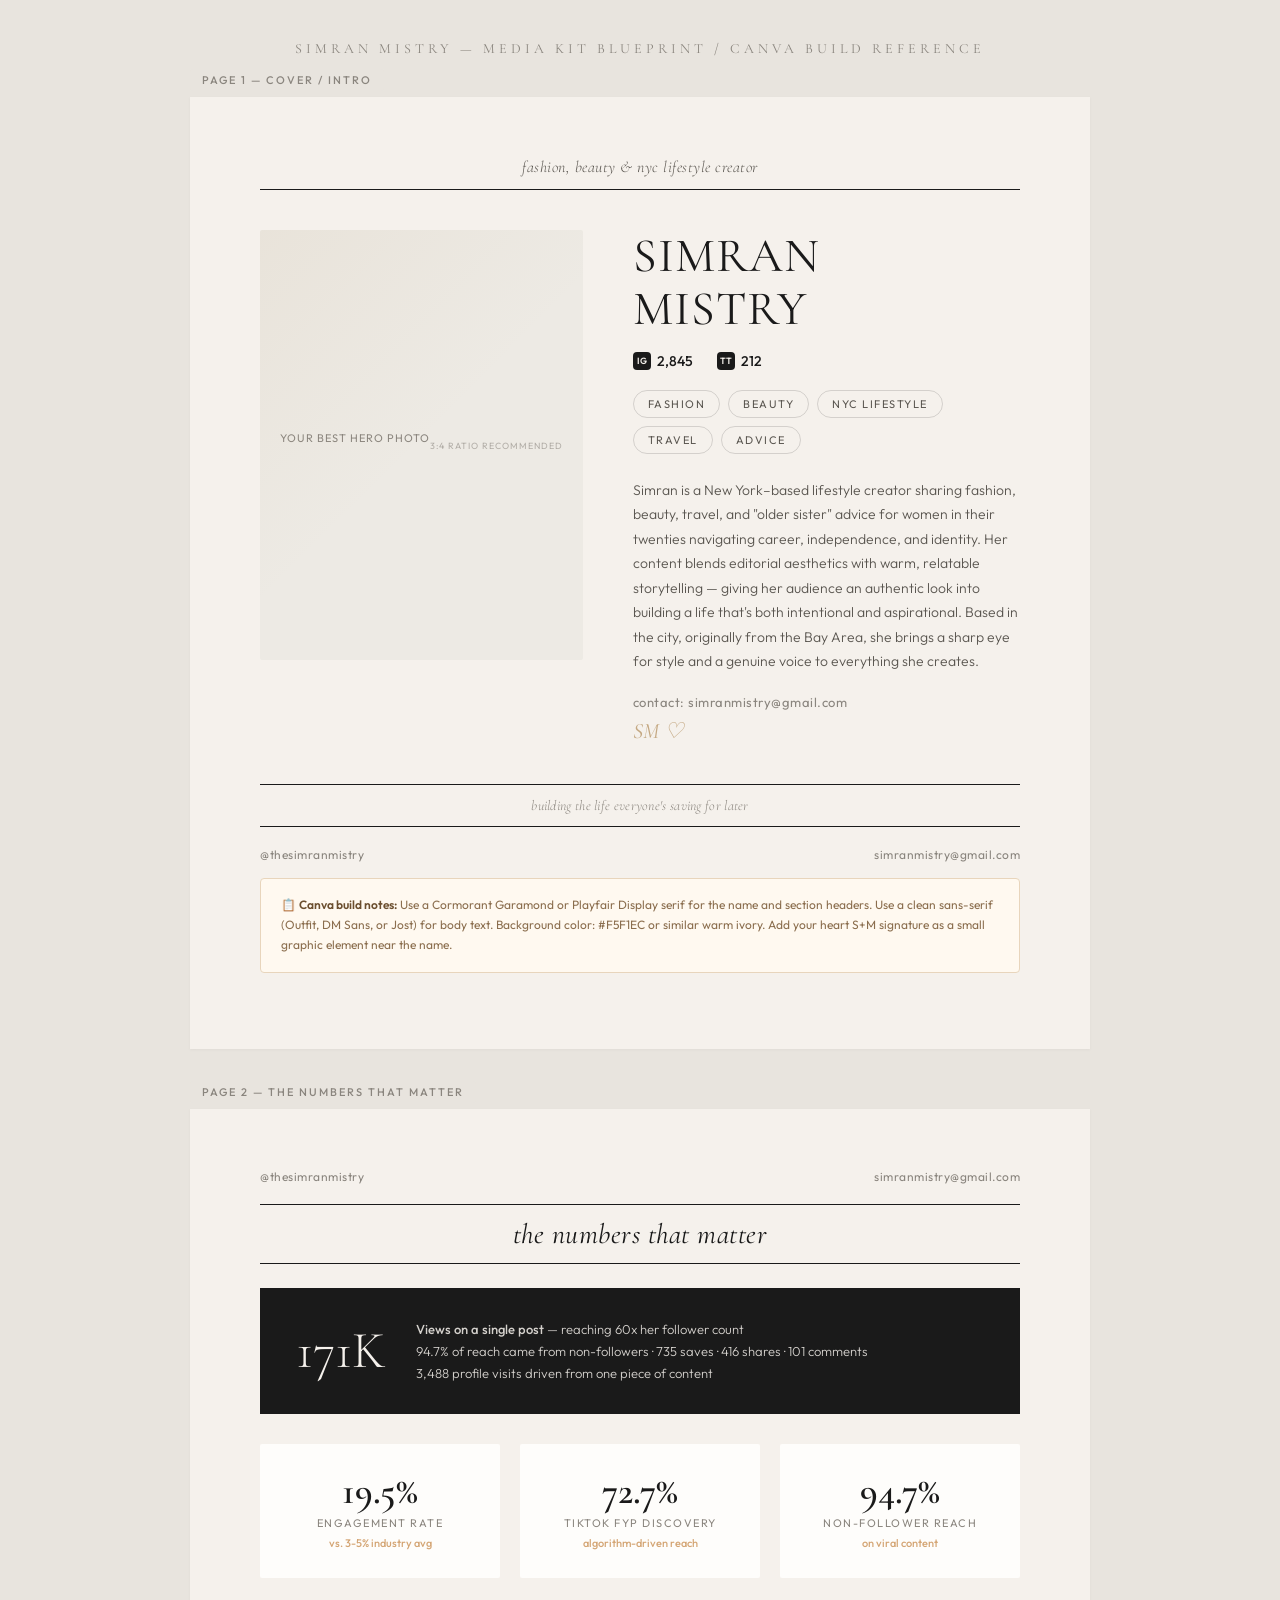
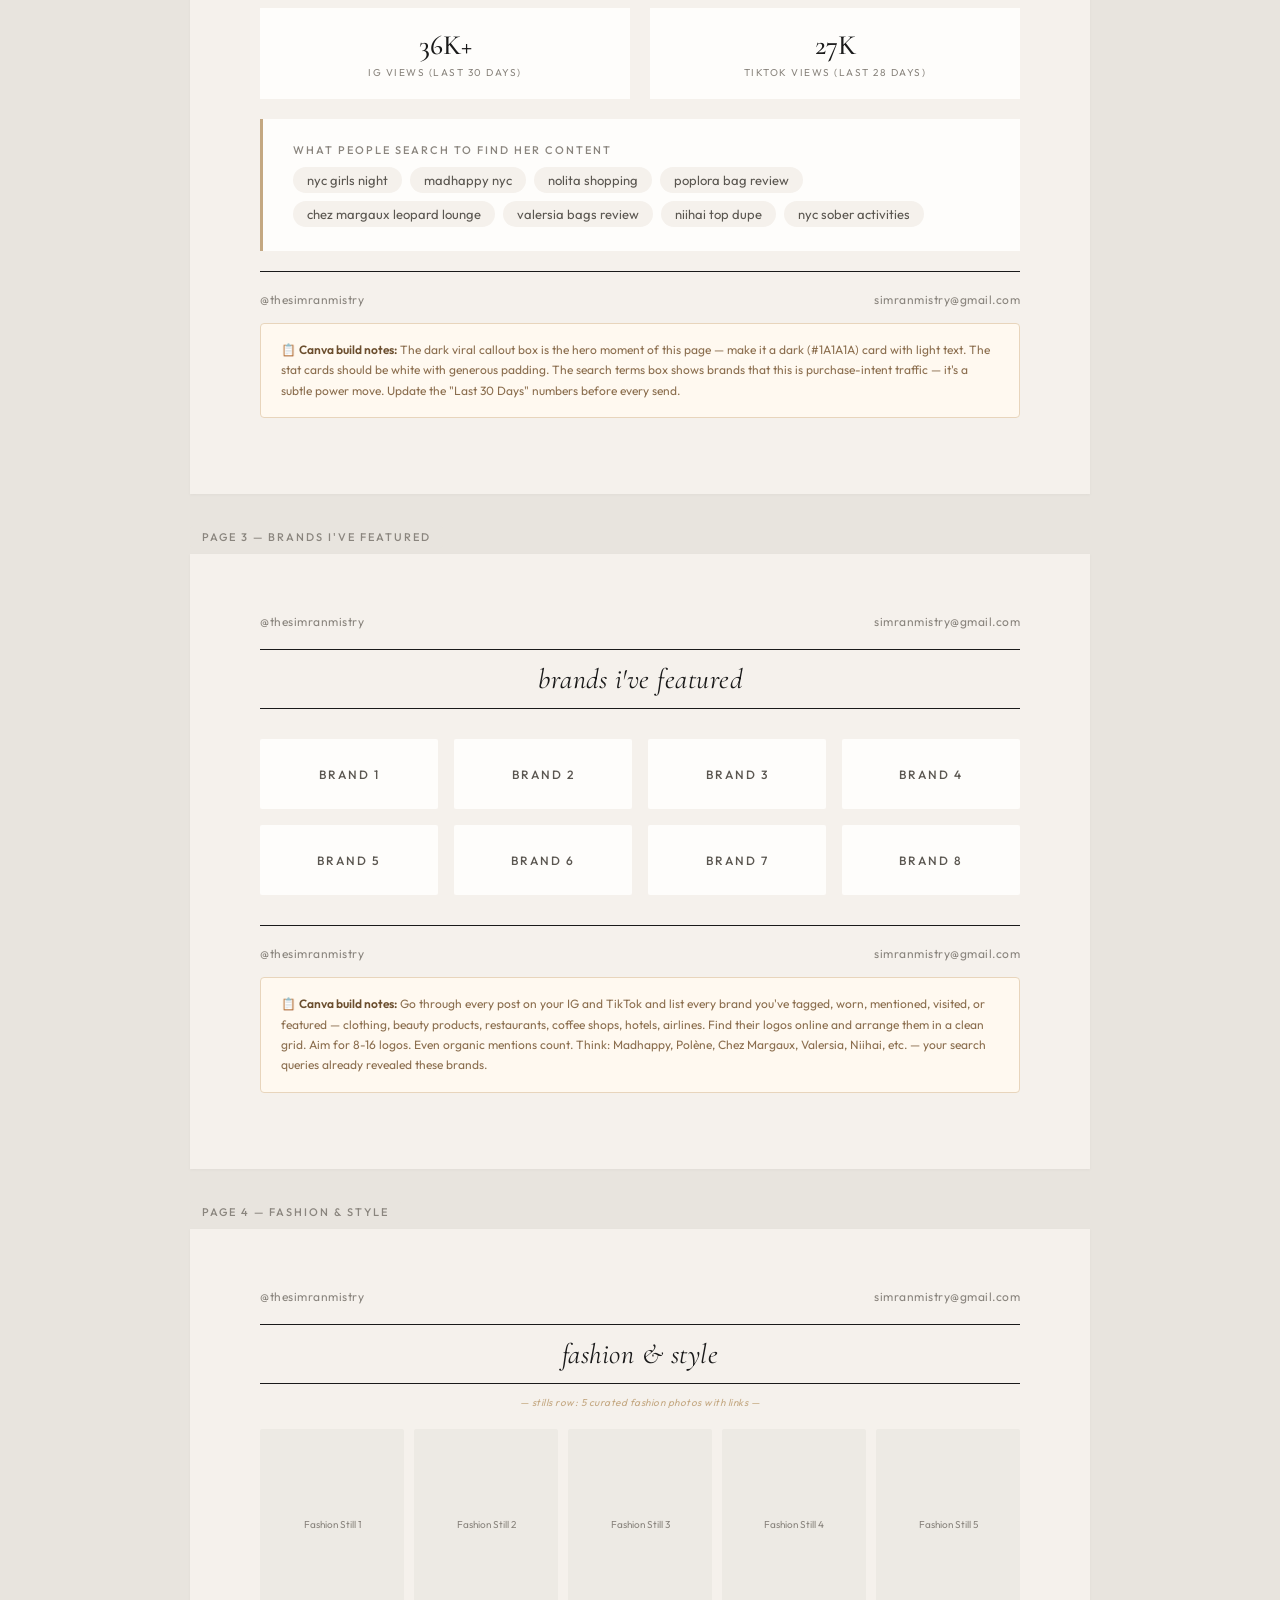
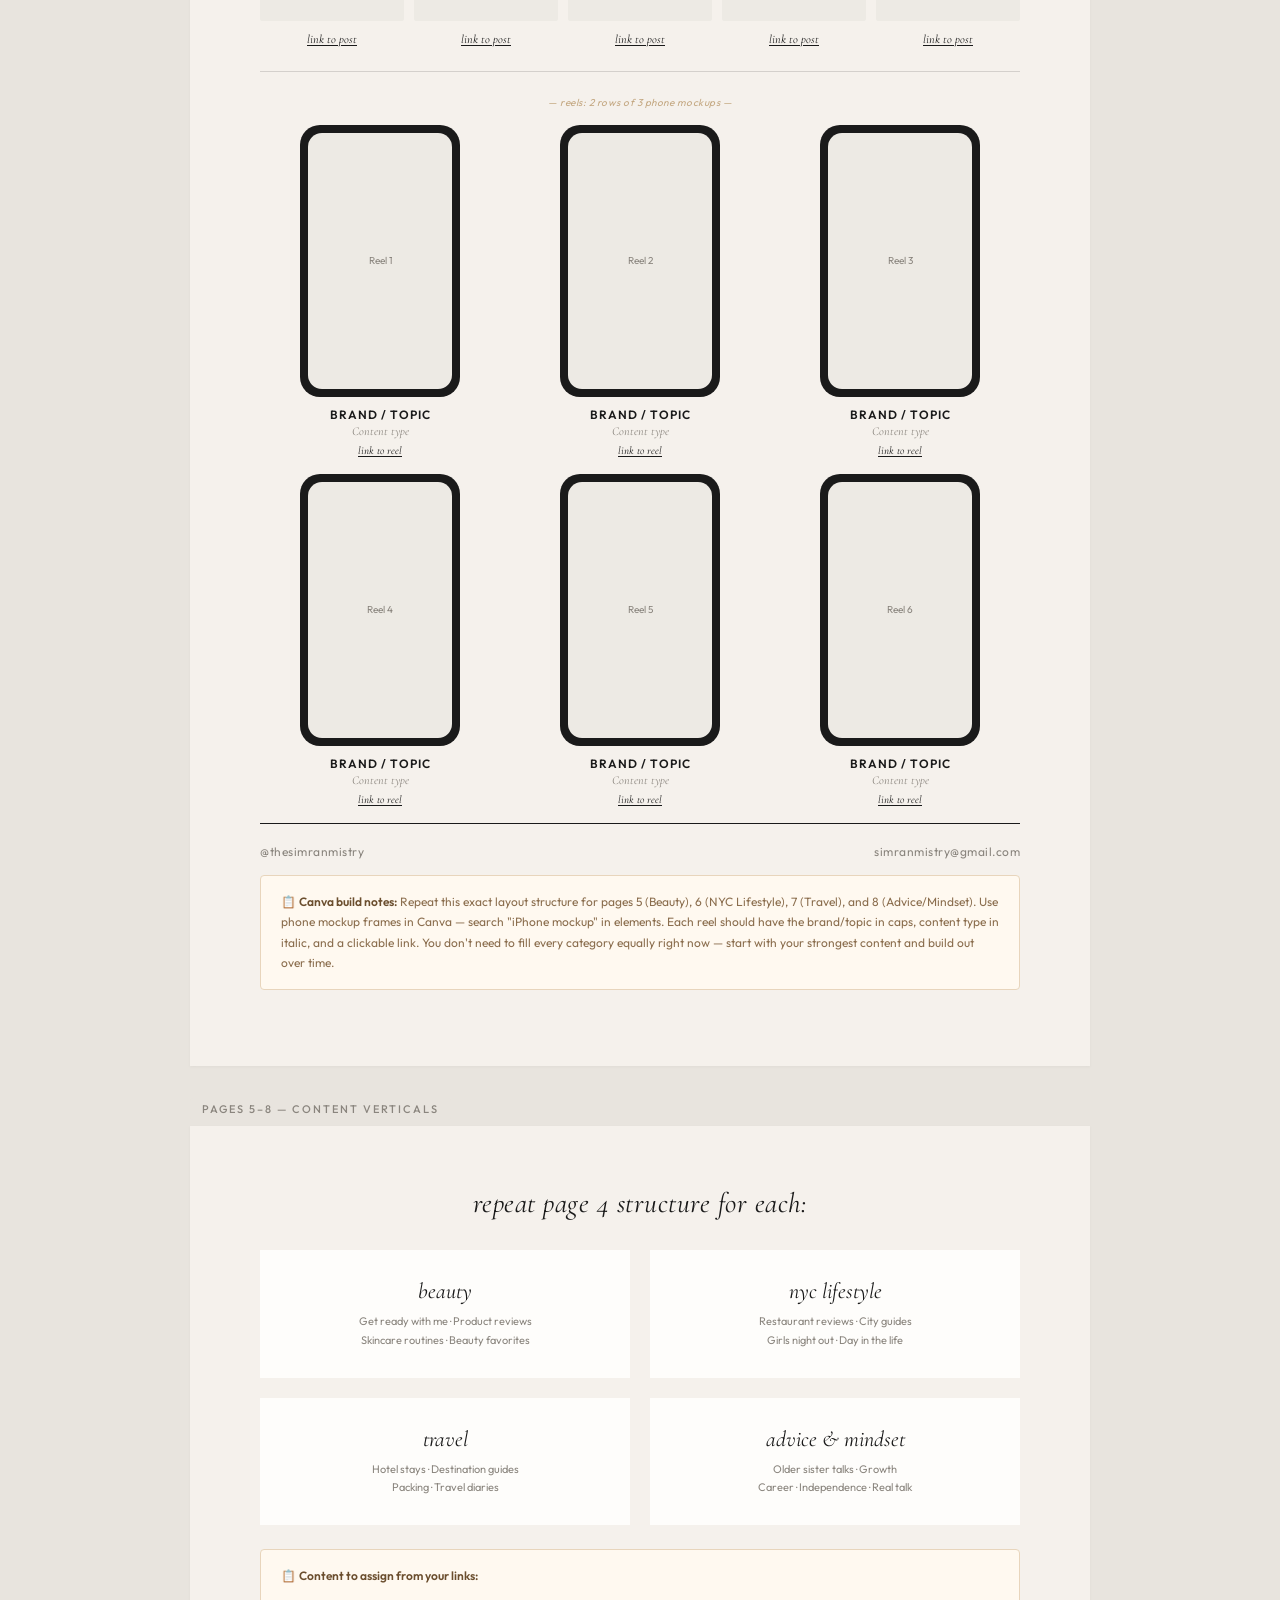
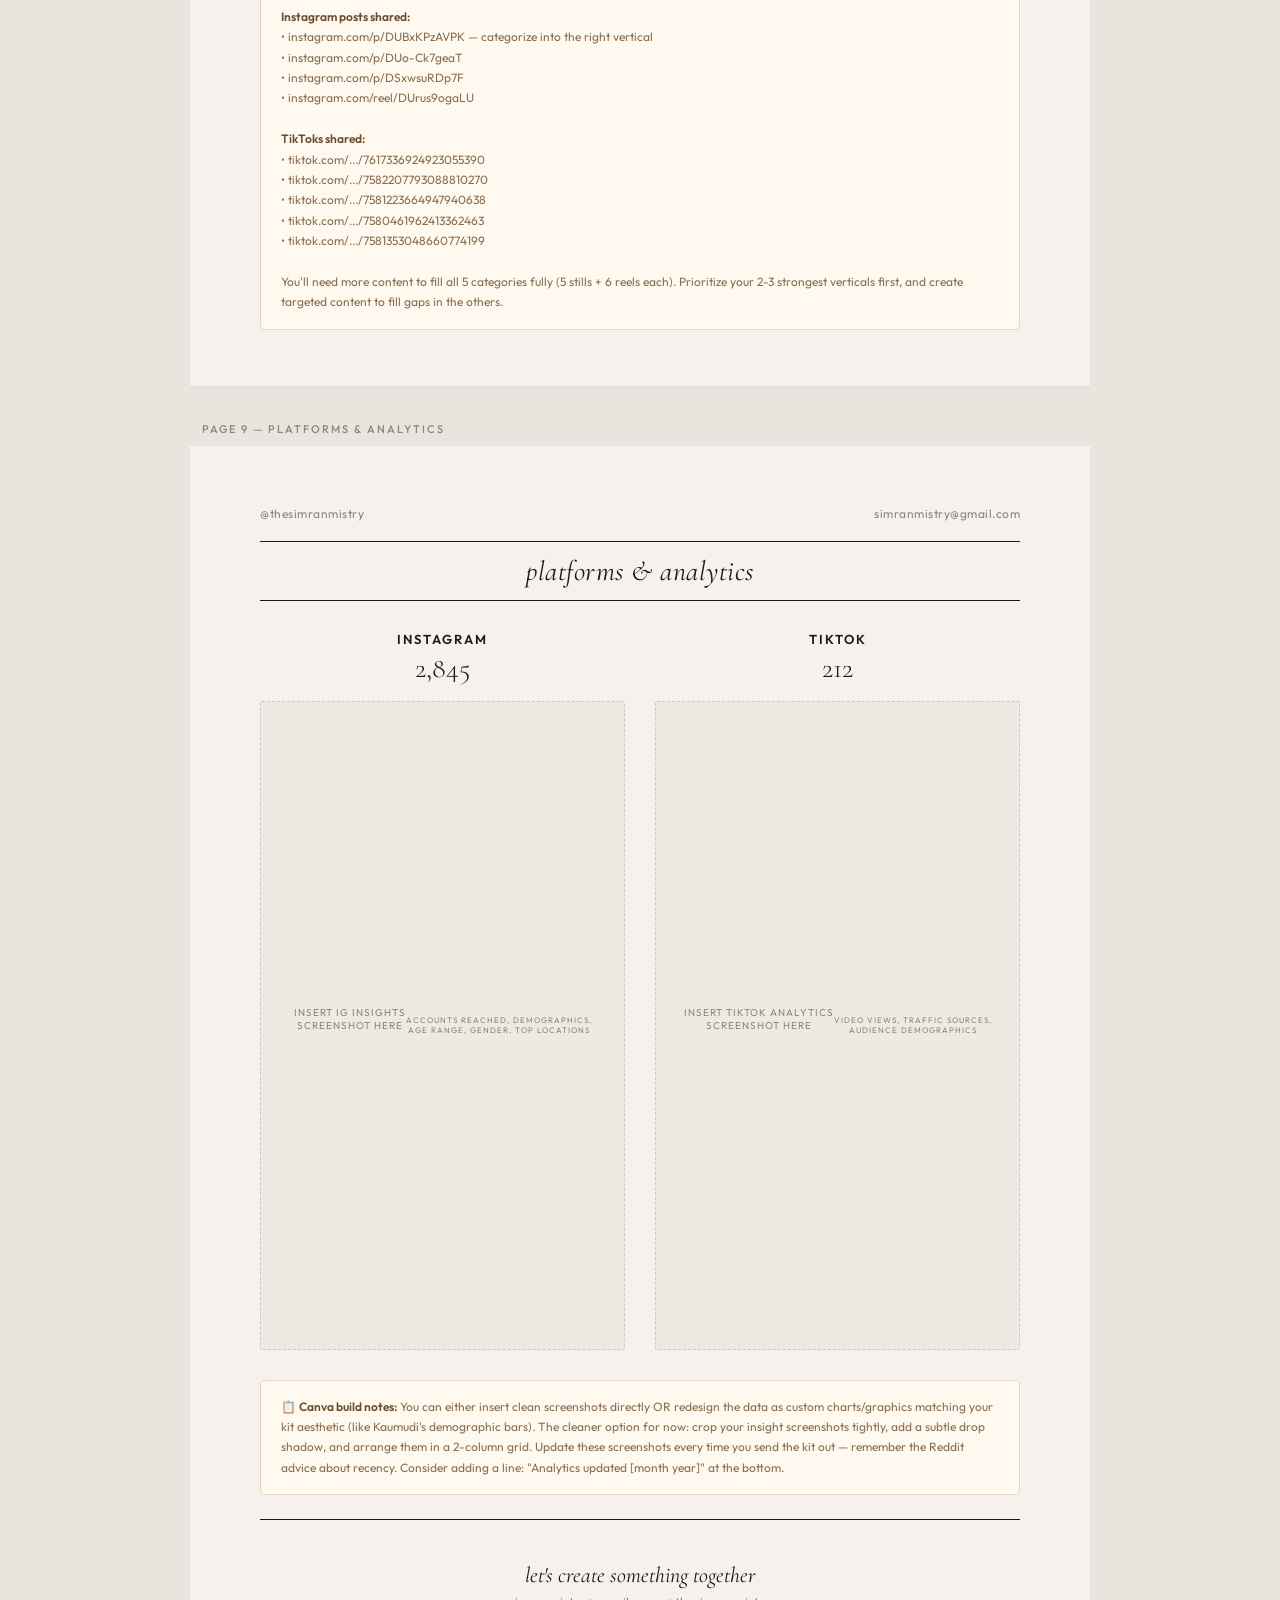
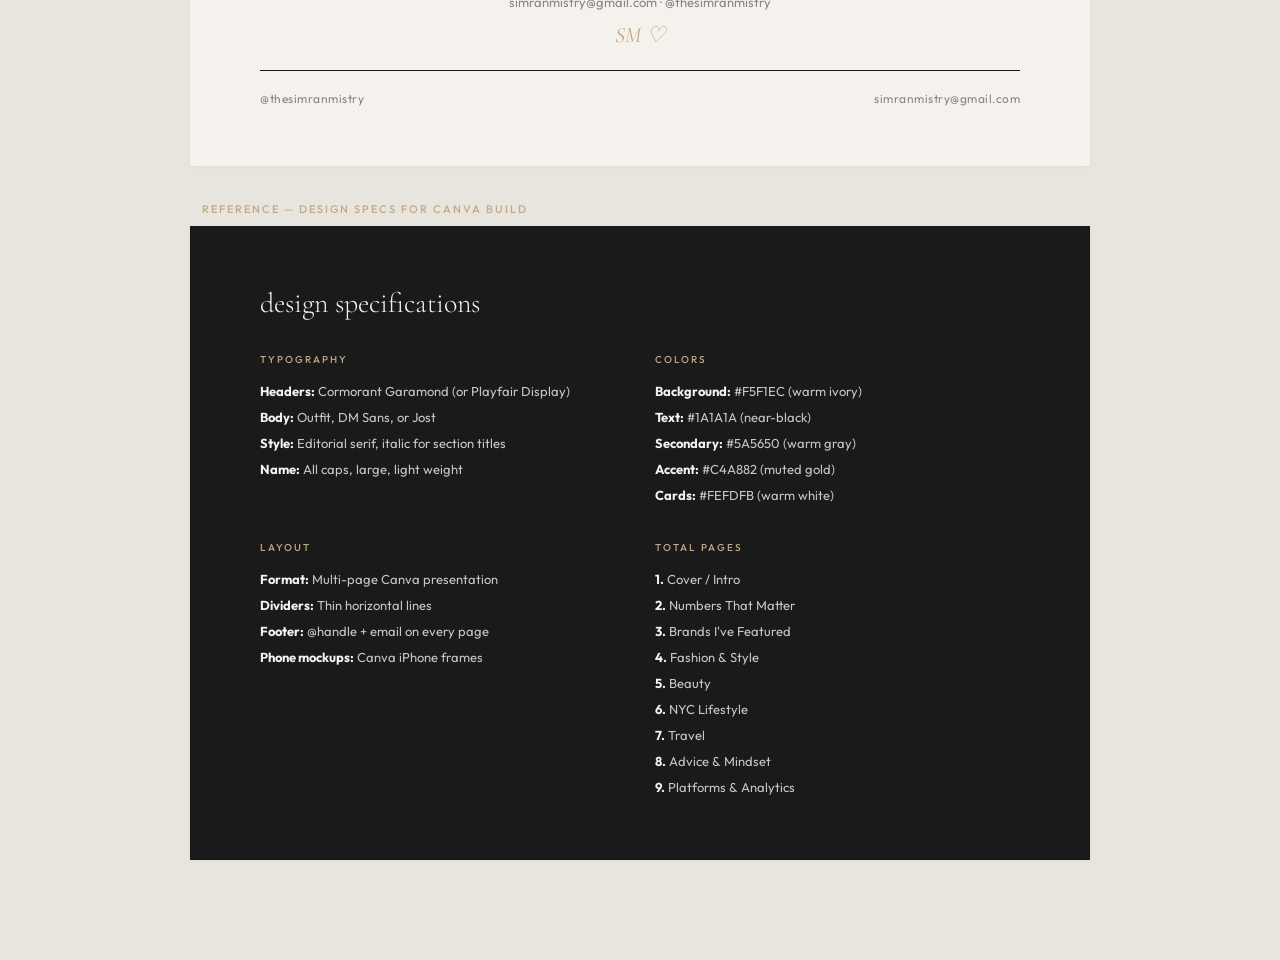
<file: uploads/simran-media-kit-blueprint.html>
<!DOCTYPE html>
<html lang="en">
<head>
<meta charset="UTF-8">
<meta name="viewport" content="width=device-width, initial-scale=1.0">
<title>Simran Mistry — Media Kit Blueprint</title>
<link href="https://fonts.googleapis.com/css2?family=Cormorant+Garamond:ital,wght@0,300;0,400;0,500;0,600;0,700;1,300;1,400;1,500&family=Outfit:wght@300;400;500;600&display=swap" rel="stylesheet">
<style>
  :root {
    --bg: #F5F1EC;
    --bg-card: #EDEAE4;
    --text-primary: #1A1A1A;
    --text-secondary: #5A5650;
    --text-muted: #8A857E;
    --accent: #C4A882;
    --accent-warm: #D4A574;
    --divider: #1A1A1A;
    --divider-light: rgba(26,26,26,0.15);
    --white: #FEFDFB;
    --serif: 'Cormorant Garamond', Georgia, serif;
    --sans: 'Outfit', sans-serif;
  }

  * { margin: 0; padding: 0; box-sizing: border-box; }

  body {
    background: #E8E4DE;
    font-family: var(--sans);
    color: var(--text-primary);
    padding: 40px 20px;
    -webkit-font-smoothing: antialiased;
  }

  .page {
    max-width: 900px;
    margin: 0 auto 60px;
    background: var(--bg);
    padding: 60px 70px;
    position: relative;
    box-shadow: 0 1px 3px rgba(0,0,0,0.04);
  }

  .page-label {
    position: absolute;
    top: -28px;
    left: 0;
    font-family: var(--sans);
    font-size: 11px;
    font-weight: 500;
    letter-spacing: 2px;
    text-transform: uppercase;
    color: var(--text-muted);
    background: #E8E4DE;
    padding: 4px 12px;
    border-radius: 3px;
  }

  /* Header / Footer */
  .page-header, .page-footer {
    display: flex;
    justify-content: space-between;
    align-items: center;
    padding: 0 0 8px;
    font-family: var(--sans);
    font-size: 12px;
    letter-spacing: 0.5px;
    color: var(--text-muted);
  }
  .page-footer {
    padding: 8px 0 0;
  }

  .divider {
    width: 100%;
    height: 1px;
    background: var(--divider);
    margin: 12px 0;
  }
  .divider-light {
    background: var(--divider-light);
  }

  /* PAGE 1 — COVER */
  .cover-layout {
    display: grid;
    grid-template-columns: 1fr 1.2fr;
    gap: 50px;
    margin: 40px 0;
    align-items: start;
  }

  .hero-photo {
    width: 100%;
    aspect-ratio: 3/4;
    background: var(--bg-card);
    border-radius: 2px;
    display: flex;
    align-items: center;
    justify-content: center;
    font-family: var(--sans);
    font-size: 11px;
    color: var(--text-muted);
    letter-spacing: 1px;
    text-transform: uppercase;
    position: relative;
    overflow: hidden;
  }
  .hero-photo::after {
    content: '';
    position: absolute;
    inset: 0;
    background: linear-gradient(135deg, rgba(196,168,130,0.1) 0%, transparent 50%);
  }

  .cover-info h1 {
    font-family: var(--serif);
    font-size: 48px;
    font-weight: 400;
    letter-spacing: 1px;
    line-height: 1.1;
    margin-bottom: 16px;
    text-transform: uppercase;
  }

  .follower-row {
    display: flex;
    gap: 24px;
    margin-bottom: 20px;
  }
  .follower-item {
    font-family: var(--sans);
    font-size: 14px;
    font-weight: 500;
    display: flex;
    align-items: center;
    gap: 6px;
  }
  .follower-item .icon {
    width: 18px;
    height: 18px;
    background: var(--text-primary);
    border-radius: 4px;
    display: inline-flex;
    align-items: center;
    justify-content: center;
    font-size: 9px;
    color: var(--bg);
    font-weight: 600;
  }

  .bio-text {
    font-family: var(--sans);
    font-size: 14px;
    line-height: 1.75;
    color: var(--text-secondary);
    margin-bottom: 20px;
    font-weight: 300;
  }

  .category-tags {
    display: flex;
    gap: 8px;
    flex-wrap: wrap;
    margin-bottom: 24px;
  }
  .tag {
    font-family: var(--sans);
    font-size: 11px;
    letter-spacing: 1.5px;
    text-transform: uppercase;
    padding: 6px 14px;
    border: 1px solid var(--divider-light);
    border-radius: 20px;
    color: var(--text-secondary);
    font-weight: 400;
  }

  .contact-line {
    font-family: var(--sans);
    font-size: 13px;
    color: var(--text-muted);
    letter-spacing: 0.5px;
  }

  .tagline-top {
    text-align: center;
    font-family: var(--serif);
    font-size: 16px;
    font-style: italic;
    color: var(--text-secondary);
    letter-spacing: 0.5px;
    font-weight: 300;
    margin-bottom: 8px;
  }

  .tagline-sub {
    text-align: center;
    font-family: var(--serif);
    font-size: 14px;
    font-style: italic;
    color: var(--text-muted);
    letter-spacing: 0.3px;
    font-weight: 300;
    margin-bottom: 4px;
  }

  .signature {
    font-family: var(--serif);
    font-style: italic;
    font-size: 22px;
    color: var(--accent);
    margin-top: 8px;
  }

  /* PAGE 2 — DATA */
  .section-title {
    font-family: var(--serif);
    font-size: 28px;
    font-weight: 400;
    text-align: center;
    font-style: italic;
    margin: 8px 0;
    letter-spacing: 0.5px;
  }

  .stats-grid {
    display: grid;
    grid-template-columns: repeat(3, 1fr);
    gap: 20px;
    margin: 30px 0;
  }

  .stat-card {
    background: var(--white);
    padding: 28px 24px;
    text-align: center;
    border-radius: 2px;
  }
  .stat-card .number {
    font-family: var(--serif);
    font-size: 38px;
    font-weight: 600;
    color: var(--text-primary);
    line-height: 1;
    margin-bottom: 6px;
  }
  .stat-card .label {
    font-family: var(--sans);
    font-size: 11px;
    letter-spacing: 1.5px;
    text-transform: uppercase;
    color: var(--text-muted);
    font-weight: 400;
  }
  .stat-card .context {
    font-family: var(--sans);
    font-size: 11px;
    color: var(--accent-warm);
    margin-top: 6px;
    font-weight: 500;
  }

  .highlight-box {
    background: var(--white);
    padding: 24px 30px;
    margin: 20px 0;
    border-left: 3px solid var(--accent);
  }
  .highlight-box .highlight-title {
    font-family: var(--sans);
    font-size: 11px;
    letter-spacing: 2px;
    text-transform: uppercase;
    color: var(--text-muted);
    margin-bottom: 10px;
    font-weight: 500;
  }
  .highlight-box .search-terms {
    display: flex;
    flex-wrap: wrap;
    gap: 8px;
  }
  .search-term {
    font-family: var(--sans);
    font-size: 13px;
    padding: 5px 14px;
    background: var(--bg);
    border-radius: 20px;
    color: var(--text-secondary);
    font-weight: 400;
  }

  .viral-callout {
    background: var(--text-primary);
    color: var(--bg);
    padding: 30px 36px;
    margin: 24px 0;
    display: grid;
    grid-template-columns: auto 1fr;
    gap: 30px;
    align-items: center;
  }
  .viral-callout .viral-number {
    font-family: var(--serif);
    font-size: 52px;
    font-weight: 300;
    line-height: 1;
  }
  .viral-callout .viral-detail {
    font-family: var(--sans);
    font-size: 13px;
    line-height: 1.7;
    font-weight: 300;
    opacity: 0.85;
  }
  .viral-callout .viral-detail strong {
    font-weight: 500;
    opacity: 1;
  }

  /* PAGE 3 — BRANDS */
  .brands-grid {
    display: grid;
    grid-template-columns: repeat(4, 1fr);
    gap: 16px;
    margin: 30px 0;
  }
  .brand-logo {
    background: var(--white);
    padding: 24px 16px;
    display: flex;
    align-items: center;
    justify-content: center;
    font-family: var(--sans);
    font-size: 12px;
    font-weight: 500;
    letter-spacing: 2px;
    text-transform: uppercase;
    color: var(--text-secondary);
    border-radius: 2px;
    min-height: 70px;
  }

  /* CONTENT PAGES */
  .stills-grid {
    display: grid;
    grid-template-columns: repeat(5, 1fr);
    gap: 10px;
    margin: 20px 0 10px;
  }
  .still-item {
    text-align: center;
  }
  .still-thumb {
    width: 100%;
    aspect-ratio: 3/4;
    background: var(--bg-card);
    border-radius: 2px;
    display: flex;
    align-items: center;
    justify-content: center;
    font-size: 10px;
    color: var(--text-muted);
    margin-bottom: 6px;
  }
  .still-link {
    font-family: var(--serif);
    font-size: 12px;
    font-style: italic;
    color: var(--text-primary);
    text-decoration: underline;
    text-underline-offset: 2px;
  }

  .reels-grid {
    display: grid;
    grid-template-columns: repeat(3, 1fr);
    gap: 20px;
    margin: 20px 0;
  }
  .reel-item {
    text-align: center;
  }
  .phone-mockup {
    width: 100%;
    max-width: 160px;
    margin: 0 auto;
    background: var(--text-primary);
    border-radius: 20px;
    padding: 8px;
    position: relative;
  }
  .phone-screen {
    width: 100%;
    aspect-ratio: 9/16;
    background: var(--bg-card);
    border-radius: 14px;
    display: flex;
    align-items: center;
    justify-content: center;
    font-size: 10px;
    color: var(--text-muted);
  }
  .reel-label {
    margin-top: 10px;
  }
  .reel-brand {
    font-family: var(--sans);
    font-size: 12px;
    font-weight: 600;
    letter-spacing: 1px;
    text-transform: uppercase;
    color: var(--text-primary);
  }
  .reel-type {
    font-family: var(--serif);
    font-size: 12px;
    font-style: italic;
    color: var(--text-muted);
    margin-top: 2px;
  }
  .reel-link {
    font-family: var(--serif);
    font-size: 11px;
    font-style: italic;
    color: var(--text-primary);
    text-decoration: underline;
    text-underline-offset: 2px;
    margin-top: 2px;
    display: inline-block;
  }

  /* PAGE 9 — ANALYTICS */
  .analytics-columns {
    display: grid;
    grid-template-columns: 1fr 1fr;
    gap: 30px;
    margin: 30px 0;
  }
  .analytics-platform {
    text-align: center;
  }
  .analytics-platform h3 {
    font-family: var(--sans);
    font-size: 13px;
    font-weight: 600;
    letter-spacing: 2px;
    text-transform: uppercase;
    margin-bottom: 4px;
  }
  .analytics-platform .follower-count {
    font-family: var(--serif);
    font-size: 28px;
    font-weight: 300;
    margin-bottom: 16px;
  }
  .screenshot-placeholder {
    width: 100%;
    aspect-ratio: 9/16;
    background: var(--bg-card);
    border-radius: 2px;
    display: flex;
    align-items: center;
    justify-content: center;
    font-size: 10px;
    color: var(--text-muted);
    letter-spacing: 1px;
    text-transform: uppercase;
    border: 1px dashed var(--divider-light);
  }

  /* Notes / Instructions */
  .build-note {
    background: #FFF9F0;
    border: 1px solid #E8D5BC;
    padding: 16px 20px;
    margin: 16px 0;
    font-family: var(--sans);
    font-size: 12px;
    color: #8B6E4E;
    line-height: 1.7;
    border-radius: 4px;
  }
  .build-note strong {
    font-weight: 600;
    color: #6B4E2E;
  }
  .build-note::before {
    content: '📋 ';
  }

  .copy-block {
    background: var(--white);
    border: 1px solid var(--divider-light);
    padding: 16px 20px;
    margin: 12px 0;
    font-family: var(--sans);
    font-size: 13px;
    color: var(--text-secondary);
    line-height: 1.7;
    border-radius: 2px;
    position: relative;
  }
  .copy-block::before {
    content: 'COPY';
    position: absolute;
    top: -8px;
    left: 12px;
    background: var(--white);
    padding: 0 6px;
    font-size: 9px;
    letter-spacing: 2px;
    color: var(--accent);
    font-weight: 600;
  }

  .reels-row {
    display: grid;
    grid-template-columns: repeat(3, 1fr);
    gap: 20px;
    margin: 16px 0;
  }

  .two-col-stats {
    display: grid;
    grid-template-columns: 1fr 1fr;
    gap: 20px;
    margin: 20px 0;
  }

  .mini-stat {
    background: var(--white);
    padding: 20px;
    text-align: center;
  }
  .mini-stat .number {
    font-family: var(--serif);
    font-size: 28px;
    font-weight: 500;
  }
  .mini-stat .label {
    font-family: var(--sans);
    font-size: 10px;
    letter-spacing: 1.5px;
    text-transform: uppercase;
    color: var(--text-muted);
    margin-top: 4px;
  }

  .content-section-header {
    margin: 30px 0 6px;
  }

  .link-row {
    display: flex;
    gap: 14px;
    margin: 12px 0;
    flex-wrap: wrap;
  }
  .link-pill {
    font-family: var(--sans);
    font-size: 10px;
    padding: 5px 12px;
    background: var(--white);
    border-radius: 20px;
    color: var(--text-muted);
    word-break: break-all;
    max-width: 280px;
    overflow: hidden;
    text-overflow: ellipsis;
    white-space: nowrap;
  }

  .master-title {
    text-align: center;
    font-family: var(--serif);
    font-size: 14px;
    font-weight: 400;
    letter-spacing: 4px;
    text-transform: uppercase;
    color: var(--text-muted);
    margin-bottom: 40px;
  }

  .placeholder-note {
    font-family: var(--sans);
    font-size: 10px;
    color: var(--accent);
    text-align: center;
    letter-spacing: 0.5px;
    font-style: italic;
    margin: 4px 0;
  }
</style>
</head>
<body>

<div class="master-title">Simran Mistry — Media Kit Blueprint / Canva Build Reference</div>

<!-- ==================== PAGE 1: COVER ==================== -->
<div class="page">
  <div class="page-label">Page 1 — Cover / Intro</div>

  <div class="tagline-top">fashion, beauty & nyc lifestyle creator</div>
  <div class="divider"></div>

  <div class="cover-layout">
    <div class="hero-photo">
      Your best hero photo<br><br>
      <span style="font-size:9px; opacity:0.6">3:4 ratio recommended</span>
    </div>

    <div class="cover-info">
      <h1>Simran<br>Mistry</h1>

      <div class="follower-row">
        <div class="follower-item"><span class="icon">IG</span> 2,845</div>
        <div class="follower-item"><span class="icon">TT</span> 212</div>
      </div>

      <div class="category-tags">
        <span class="tag">Fashion</span>
        <span class="tag">Beauty</span>
        <span class="tag">NYC Lifestyle</span>
        <span class="tag">Travel</span>
        <span class="tag">Advice</span>
      </div>

      <div class="bio-text">
        Simran is a New York–based lifestyle creator sharing fashion, beauty, travel, and "older sister" advice for women in their twenties navigating career, independence, and identity. Her content blends editorial aesthetics with warm, relatable storytelling — giving her audience an authentic look into building a life that's both intentional and aspirational. Based in the city, originally from the Bay Area, she brings a sharp eye for style and a genuine voice to everything she creates.
      </div>

      <div class="contact-line">contact: simranmistry@gmail.com</div>

      <div class="signature">SM ♡</div>
    </div>
  </div>

  <div class="divider"></div>
  <div class="tagline-sub">building the life everyone's saving for later</div>

  <div class="divider"></div>
  <div class="page-footer">
    <span>@thesimranmistry</span>
    <span>simranmistry@gmail.com</span>
  </div>

  <div class="build-note">
    <strong>Canva build notes:</strong> Use a Cormorant Garamond or Playfair Display serif for the name and section headers. Use a clean sans-serif (Outfit, DM Sans, or Jost) for body text. Background color: #F5F1EC or similar warm ivory. Add your heart S+M signature as a small graphic element near the name.
  </div>
</div>

<!-- ==================== PAGE 2: DATA / WHY WORK WITH ME ==================== -->
<div class="page">
  <div class="page-label">Page 2 — The Numbers That Matter</div>

  <div class="page-header">
    <span>@thesimranmistry</span>
    <span>simranmistry@gmail.com</span>
  </div>
  <div class="divider"></div>

  <div class="section-title">the numbers that matter</div>
  <div class="divider"></div>

  <div class="viral-callout">
    <div class="viral-number">171K</div>
    <div class="viral-detail">
      <strong>Views on a single post</strong> — reaching 60x her follower count<br>
      94.7% of reach came from non-followers · 735 saves · 416 shares · 101 comments<br>
      3,488 profile visits driven from one piece of content
    </div>
  </div>

  <div class="stats-grid">
    <div class="stat-card">
      <div class="number">19.5%</div>
      <div class="label">Engagement Rate</div>
      <div class="context">vs. 3-5% industry avg</div>
    </div>
    <div class="stat-card">
      <div class="number">72.7%</div>
      <div class="label">TikTok FYP Discovery</div>
      <div class="context">algorithm-driven reach</div>
    </div>
    <div class="stat-card">
      <div class="number">94.7%</div>
      <div class="label">Non-Follower Reach</div>
      <div class="context">on viral content</div>
    </div>
  </div>

  <div class="two-col-stats">
    <div class="mini-stat">
      <div class="number">36K+</div>
      <div class="label">IG Views (Last 30 Days)</div>
    </div>
    <div class="mini-stat">
      <div class="number">27K</div>
      <div class="label">TikTok Views (Last 28 Days)</div>
    </div>
  </div>

  <div class="highlight-box">
    <div class="highlight-title">What people search to find her content</div>
    <div class="search-terms">
      <span class="search-term">nyc girls night</span>
      <span class="search-term">madhappy nyc</span>
      <span class="search-term">nolita shopping</span>
      <span class="search-term">poplora bag review</span>
      <span class="search-term">chez margaux leopard lounge</span>
      <span class="search-term">valersia bags review</span>
      <span class="search-term">niihai top dupe</span>
      <span class="search-term">nyc sober activities</span>
    </div>
  </div>

  <div class="divider"></div>
  <div class="page-footer">
    <span>@thesimranmistry</span>
    <span>simranmistry@gmail.com</span>
  </div>

  <div class="build-note">
    <strong>Canva build notes:</strong> The dark viral callout box is the hero moment of this page — make it a dark (#1A1A1A) card with light text. The stat cards should be white with generous padding. The search terms box shows brands that this is purchase-intent traffic — it's a subtle power move. Update the "Last 30 Days" numbers before every send.
  </div>
</div>

<!-- ==================== PAGE 3: BRANDS I'VE FEATURED ==================== -->
<div class="page">
  <div class="page-label">Page 3 — Brands I've Featured</div>

  <div class="page-header">
    <span>@thesimranmistry</span>
    <span>simranmistry@gmail.com</span>
  </div>
  <div class="divider"></div>

  <div class="section-title">brands i've featured</div>
  <div class="divider"></div>

  <div class="brands-grid">
    <div class="brand-logo">Brand 1</div>
    <div class="brand-logo">Brand 2</div>
    <div class="brand-logo">Brand 3</div>
    <div class="brand-logo">Brand 4</div>
    <div class="brand-logo">Brand 5</div>
    <div class="brand-logo">Brand 6</div>
    <div class="brand-logo">Brand 7</div>
    <div class="brand-logo">Brand 8</div>
  </div>

  <div class="divider"></div>
  <div class="page-footer">
    <span>@thesimranmistry</span>
    <span>simranmistry@gmail.com</span>
  </div>

  <div class="build-note">
    <strong>Canva build notes:</strong> Go through every post on your IG and TikTok and list every brand you've tagged, worn, mentioned, visited, or featured — clothing, beauty products, restaurants, coffee shops, hotels, airlines. Find their logos online and arrange them in a clean grid. Aim for 8-16 logos. Even organic mentions count. Think: Madhappy, Polène, Chez Margaux, Valersia, Niihai, etc. — your search queries already revealed these brands.
  </div>
</div>

<!-- ==================== PAGE 4: FASHION & STYLE ==================== -->
<div class="page">
  <div class="page-label">Page 4 — Fashion & Style</div>

  <div class="page-header">
    <span>@thesimranmistry</span>
    <span>simranmistry@gmail.com</span>
  </div>
  <div class="divider"></div>

  <div class="section-title">fashion & style</div>
  <div class="divider"></div>

  <p class="placeholder-note">— stills row: 5 curated fashion photos with links —</p>
  <div class="stills-grid">
    <div class="still-item">
      <div class="still-thumb">Fashion Still 1</div>
      <a class="still-link">link to post</a>
    </div>
    <div class="still-item">
      <div class="still-thumb">Fashion Still 2</div>
      <a class="still-link">link to post</a>
    </div>
    <div class="still-item">
      <div class="still-thumb">Fashion Still 3</div>
      <a class="still-link">link to post</a>
    </div>
    <div class="still-item">
      <div class="still-thumb">Fashion Still 4</div>
      <a class="still-link">link to post</a>
    </div>
    <div class="still-item">
      <div class="still-thumb">Fashion Still 5</div>
      <a class="still-link">link to post</a>
    </div>
  </div>

  <div class="divider-light divider" style="margin: 24px 0;"></div>

  <p class="placeholder-note">— reels: 2 rows of 3 phone mockups —</p>
  <div class="reels-row">
    <div class="reel-item">
      <div class="phone-mockup"><div class="phone-screen">Reel 1</div></div>
      <div class="reel-label">
        <div class="reel-brand">Brand / Topic</div>
        <div class="reel-type">Content type</div>
        <a class="reel-link">link to reel</a>
      </div>
    </div>
    <div class="reel-item">
      <div class="phone-mockup"><div class="phone-screen">Reel 2</div></div>
      <div class="reel-label">
        <div class="reel-brand">Brand / Topic</div>
        <div class="reel-type">Content type</div>
        <a class="reel-link">link to reel</a>
      </div>
    </div>
    <div class="reel-item">
      <div class="phone-mockup"><div class="phone-screen">Reel 3</div></div>
      <div class="reel-label">
        <div class="reel-brand">Brand / Topic</div>
        <div class="reel-type">Content type</div>
        <a class="reel-link">link to reel</a>
      </div>
    </div>
  </div>
  <div class="reels-row">
    <div class="reel-item">
      <div class="phone-mockup"><div class="phone-screen">Reel 4</div></div>
      <div class="reel-label">
        <div class="reel-brand">Brand / Topic</div>
        <div class="reel-type">Content type</div>
        <a class="reel-link">link to reel</a>
      </div>
    </div>
    <div class="reel-item">
      <div class="phone-mockup"><div class="phone-screen">Reel 5</div></div>
      <div class="reel-label">
        <div class="reel-brand">Brand / Topic</div>
        <div class="reel-type">Content type</div>
        <a class="reel-link">link to reel</a>
      </div>
    </div>
    <div class="reel-item">
      <div class="phone-mockup"><div class="phone-screen">Reel 6</div></div>
      <div class="reel-label">
        <div class="reel-brand">Brand / Topic</div>
        <div class="reel-type">Content type</div>
        <a class="reel-link">link to reel</a>
      </div>
    </div>
  </div>

  <div class="divider"></div>
  <div class="page-footer">
    <span>@thesimranmistry</span>
    <span>simranmistry@gmail.com</span>
  </div>

  <div class="build-note">
    <strong>Canva build notes:</strong> Repeat this exact layout structure for pages 5 (Beauty), 6 (NYC Lifestyle), 7 (Travel), and 8 (Advice/Mindset). Use phone mockup frames in Canva — search "iPhone mockup" in elements. Each reel should have the brand/topic in caps, content type in italic, and a clickable link. You don't need to fill every category equally right now — start with your strongest content and build out over time.
  </div>
</div>

<!-- ==================== PAGES 5-8 INDICATORS ==================== -->
<div class="page" style="padding: 40px 70px;">
  <div class="page-label">Pages 5–8 — Content Verticals</div>

  <div class="section-title" style="margin: 20px 0 30px;">repeat page 4 structure for each:</div>

  <div style="display: grid; grid-template-columns: 1fr 1fr; gap: 20px;">
    <div style="background: var(--white); padding: 28px; text-align: center;">
      <div style="font-family: var(--serif); font-size: 22px; font-style: italic; margin-bottom: 8px;">beauty</div>
      <div style="font-family: var(--sans); font-size: 11px; color: var(--text-muted); line-height: 1.7;">
        Get ready with me · Product reviews<br>
        Skincare routines · Beauty favorites
      </div>
    </div>
    <div style="background: var(--white); padding: 28px; text-align: center;">
      <div style="font-family: var(--serif); font-size: 22px; font-style: italic; margin-bottom: 8px;">nyc lifestyle</div>
      <div style="font-family: var(--sans); font-size: 11px; color: var(--text-muted); line-height: 1.7;">
        Restaurant reviews · City guides<br>
        Girls night out · Day in the life
      </div>
    </div>
    <div style="background: var(--white); padding: 28px; text-align: center;">
      <div style="font-family: var(--serif); font-size: 22px; font-style: italic; margin-bottom: 8px;">travel</div>
      <div style="font-family: var(--sans); font-size: 11px; color: var(--text-muted); line-height: 1.7;">
        Hotel stays · Destination guides<br>
        Packing · Travel diaries
      </div>
    </div>
    <div style="background: var(--white); padding: 28px; text-align: center;">
      <div style="font-family: var(--serif); font-size: 22px; font-style: italic; margin-bottom: 8px;">advice & mindset</div>
      <div style="font-family: var(--sans); font-size: 11px; color: var(--text-muted); line-height: 1.7;">
        Older sister talks · Growth<br>
        Career · Independence · Real talk
      </div>
    </div>
  </div>

  <div class="build-note" style="margin-top: 24px;">
    <strong>Content to assign from your links:</strong><br><br>
    <strong>Instagram posts shared:</strong><br>
    • instagram.com/p/DUBxKPzAVPK — categorize into the right vertical<br>
    • instagram.com/p/DUo-Ck7geaT<br>
    • instagram.com/p/DSxwsuRDp7F<br>
    • instagram.com/reel/DUrus9ogaLU<br><br>
    <strong>TikToks shared:</strong><br>
    • tiktok.com/.../7617336924923055390<br>
    • tiktok.com/.../7582207793088810270<br>
    • tiktok.com/.../7581223664947940638<br>
    • tiktok.com/.../7580461962413362463<br>
    • tiktok.com/.../7581353048660774199<br><br>
    You'll need more content to fill all 5 categories fully (5 stills + 6 reels each). Prioritize your 2-3 strongest verticals first, and create targeted content to fill gaps in the others.
  </div>
</div>

<!-- ==================== PAGE 9: PLATFORMS & ANALYTICS ==================== -->
<div class="page">
  <div class="page-label">Page 9 — Platforms & Analytics</div>

  <div class="page-header">
    <span>@thesimranmistry</span>
    <span>simranmistry@gmail.com</span>
  </div>
  <div class="divider"></div>

  <div class="section-title">platforms & analytics</div>
  <div class="divider"></div>

  <div class="analytics-columns">
    <div class="analytics-platform">
      <h3>Instagram</h3>
      <div class="follower-count">2,845</div>
      <div class="screenshot-placeholder">
        Insert IG insights<br>screenshot here<br><br>
        <span style="font-size: 8px;">accounts reached, demographics,<br>age range, gender, top locations</span>
      </div>
    </div>
    <div class="analytics-platform">
      <h3>TikTok</h3>
      <div class="follower-count">212</div>
      <div class="screenshot-placeholder">
        Insert TikTok analytics<br>screenshot here<br><br>
        <span style="font-size: 8px;">video views, traffic sources,<br>audience demographics</span>
      </div>
    </div>
  </div>

  <div class="build-note">
    <strong>Canva build notes:</strong> You can either insert clean screenshots directly OR redesign the data as custom charts/graphics matching your kit aesthetic (like Kaumudi's demographic bars). The cleaner option for now: crop your insight screenshots tightly, add a subtle drop shadow, and arrange them in a 2-column grid. Update these screenshots every time you send the kit out — remember the Reddit advice about recency. Consider adding a line: "Analytics updated [month year]" at the bottom.
  </div>

  <div class="divider" style="margin-top: 24px;"></div>

  <div style="text-align: center; padding: 30px 0 10px;">
    <div style="font-family: var(--serif); font-size: 22px; font-style: italic; margin-bottom: 6px;">let's create something together</div>
    <div style="font-family: var(--sans); font-size: 13px; color: var(--text-muted);">simranmistry@gmail.com · @thesimranmistry</div>
    <div class="signature" style="text-align: center; margin-top: 12px;">SM ♡</div>
  </div>

  <div class="divider"></div>
  <div class="page-footer">
    <span>@thesimranmistry</span>
    <span>simranmistry@gmail.com</span>
  </div>
</div>

<!-- ==================== DESIGN SPEC SHEET ==================== -->
<div class="page" style="background: var(--text-primary); color: var(--bg);">
  <div class="page-label" style="color: var(--accent);">Reference — Design Specs for Canva Build</div>

  <div style="font-family: var(--serif); font-size: 28px; font-weight: 300; margin-bottom: 30px; color: var(--bg);">design specifications</div>

  <div style="display: grid; grid-template-columns: 1fr 1fr; gap: 30px; font-family: var(--sans); font-size: 13px; line-height: 2; color: rgba(245,241,236,0.8);">
    <div>
      <div style="font-size: 10px; letter-spacing: 2px; text-transform: uppercase; color: var(--accent); margin-bottom: 8px; font-weight: 500;">Typography</div>
      <strong style="color: var(--bg);">Headers:</strong> Cormorant Garamond (or Playfair Display)<br>
      <strong style="color: var(--bg);">Body:</strong> Outfit, DM Sans, or Jost<br>
      <strong style="color: var(--bg);">Style:</strong> Editorial serif, italic for section titles<br>
      <strong style="color: var(--bg);">Name:</strong> All caps, large, light weight
    </div>
    <div>
      <div style="font-size: 10px; letter-spacing: 2px; text-transform: uppercase; color: var(--accent); margin-bottom: 8px; font-weight: 500;">Colors</div>
      <strong style="color: var(--bg);">Background:</strong> #F5F1EC (warm ivory)<br>
      <strong style="color: var(--bg);">Text:</strong> #1A1A1A (near-black)<br>
      <strong style="color: var(--bg);">Secondary:</strong> #5A5650 (warm gray)<br>
      <strong style="color: var(--bg);">Accent:</strong> #C4A882 (muted gold)<br>
      <strong style="color: var(--bg);">Cards:</strong> #FEFDFB (warm white)
    </div>
    <div>
      <div style="font-size: 10px; letter-spacing: 2px; text-transform: uppercase; color: var(--accent); margin-bottom: 8px; font-weight: 500;">Layout</div>
      <strong style="color: var(--bg);">Format:</strong> Multi-page Canva presentation<br>
      <strong style="color: var(--bg);">Dividers:</strong> Thin horizontal lines<br>
      <strong style="color: var(--bg);">Footer:</strong> @handle + email on every page<br>
      <strong style="color: var(--bg);">Phone mockups:</strong> Canva iPhone frames
    </div>
    <div>
      <div style="font-size: 10px; letter-spacing: 2px; text-transform: uppercase; color: var(--accent); margin-bottom: 8px; font-weight: 500;">Total Pages</div>
      <strong style="color: var(--bg);">1.</strong> Cover / Intro<br>
      <strong style="color: var(--bg);">2.</strong> Numbers That Matter<br>
      <strong style="color: var(--bg);">3.</strong> Brands I've Featured<br>
      <strong style="color: var(--bg);">4.</strong> Fashion & Style<br>
      <strong style="color: var(--bg);">5.</strong> Beauty<br>
      <strong style="color: var(--bg);">6.</strong> NYC Lifestyle<br>
      <strong style="color: var(--bg);">7.</strong> Travel<br>
      <strong style="color: var(--bg);">8.</strong> Advice & Mindset<br>
      <strong style="color: var(--bg);">9.</strong> Platforms & Analytics
    </div>
  </div>
</div>

</body>
</html>
</file>
